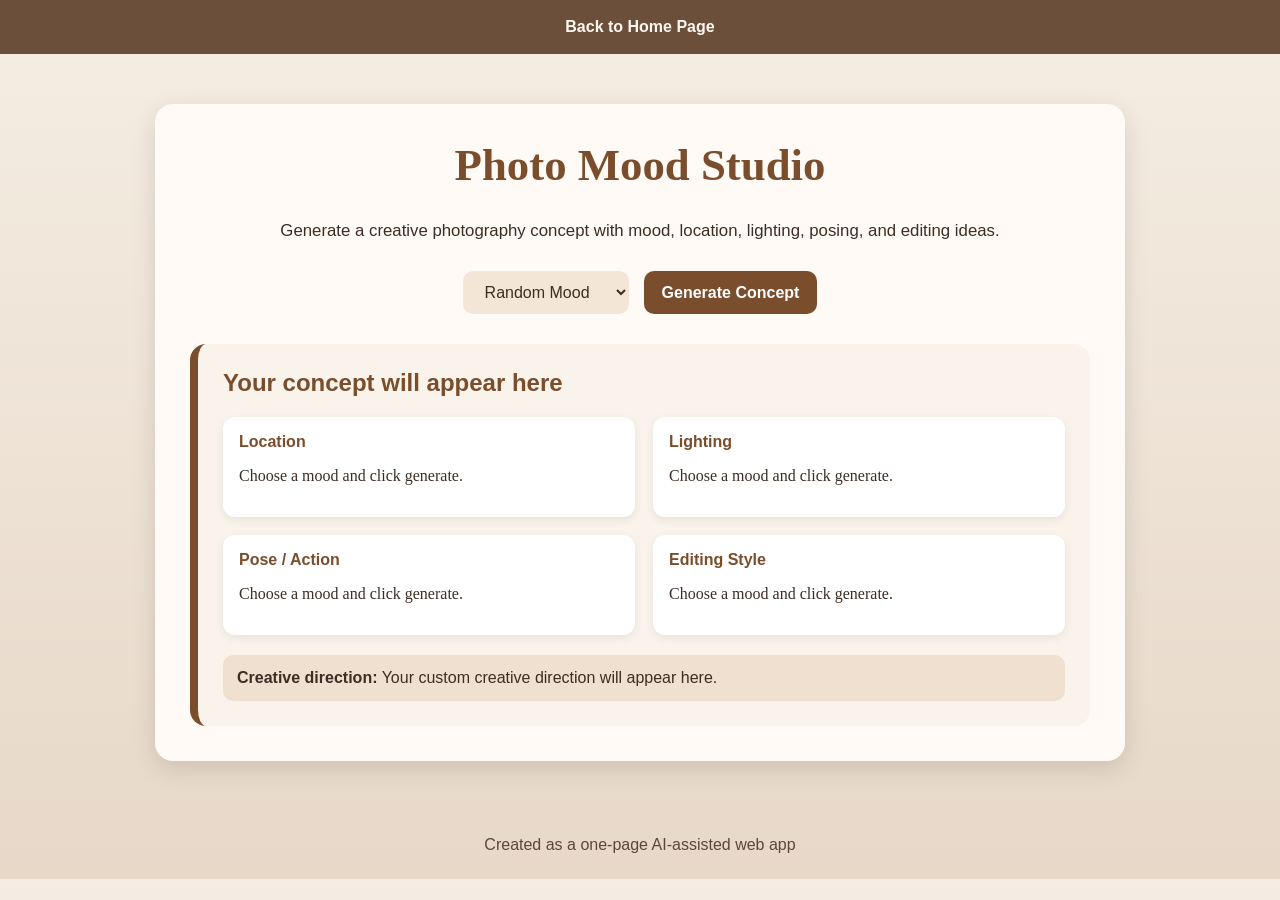
<file: app.html>
<!DOCTYPE html>
<html lang="en">
<head>
  <meta charset="UTF-8" />
  <meta name="viewport" content="width=device-width, initial-scale=1.0" />
  <title>Photo Mood Studio</title>
  <style>
    body {
      margin: 0;
      font-family: Georgia, 'Times New Roman', serif;
      background: linear-gradient(to bottom, #f5ede3, #e7d8c8);
      color: #3d2d24;
    }

    .nav {
      background-color: #6b4f3b;
      padding: 18px;
      text-align: center;
    }

    .nav a {
      color: #fff8f0;
      text-decoration: none;
      margin: 0 16px;
      font-family: Arial, Helvetica, sans-serif;
      font-weight: bold;
    }

    .nav a:hover {
      text-decoration: underline;
    }

    .container {
      max-width: 900px;
      margin: 50px auto;
      background-color: #fffaf5;
      border-radius: 18px;
      padding: 35px;
      box-shadow: 0 8px 24px rgba(0,0,0,0.12);
    }

    h1 {
      text-align: center;
      margin-top: 0;
      font-size: 2.8rem;
      color: #7a4e2d;
    }

    .subtitle {
      text-align: center;
      font-family: Arial, Helvetica, sans-serif;
      font-size: 1.05rem;
      margin-bottom: 30px;
    }

    .controls {
      display: flex;
      flex-wrap: wrap;
      gap: 15px;
      justify-content: center;
      margin-bottom: 30px;
    }

    select, button {
      padding: 12px 18px;
      border-radius: 10px;
      border: none;
      font-size: 1rem;
    }

    select {
      background-color: #f3e6d7;
      color: #3d2d24;
    }

    button {
      background-color: #7a4e2d;
      color: white;
      cursor: pointer;
      font-weight: bold;
    }

    button:hover {
      background-color: #5e3c22;
    }

    .card {
      background-color: #f9f3ec;
      border-radius: 16px;
      padding: 25px;
      margin-top: 20px;
      border-left: 8px solid #7a4e2d;
    }

    .card h2 {
      margin-top: 0;
      color: #7a4e2d;
      font-family: Arial, Helvetica, sans-serif;
    }

    .output-grid {
      display: grid;
      grid-template-columns: 1fr 1fr;
      gap: 18px;
      margin-top: 20px;
    }

    .mini-box {
      background: white;
      border-radius: 12px;
      padding: 16px;
      box-shadow: 0 3px 10px rgba(0,0,0,0.07);
    }

    .mini-box h3 {
      margin-top: 0;
      font-size: 1rem;
      color: #7a4e2d;
      font-family: Arial, Helvetica, sans-serif;
    }

    .tip {
      margin-top: 20px;
      background: #efe0cf;
      padding: 14px;
      border-radius: 10px;
      font-family: Arial, Helvetica, sans-serif;
    }

    .footer {
      text-align: center;
      padding: 25px;
      margin-top: 20px;
      color: #5e4638;
      font-family: Arial, Helvetica, sans-serif;
    }

    @media (max-width: 700px) {
      .output-grid {
        grid-template-columns: 1fr;
      }

      h1 {
        font-size: 2.1rem;
      }
    }
  </style>
</head>
<body>
  <div class="nav">
    <a href="index.html">Back to Home Page</a>
  </div>

  <div class="container">
    <h1>Photo Mood Studio</h1>
    <p class="subtitle">
      Generate a creative photography concept with mood, location, lighting, posing, and editing ideas.
    </p>

    <div class="controls">
      <select id="moodSelect">
        <option value="random">Random Mood</option>
        <option value="warm">Warm & Cozy</option>
        <option value="dreamy">Dreamy & Soft</option>
        <option value="bold">Bold & Editorial</option>
        <option value="romantic">Romantic</option>
        <option value="nostalgic">Nostalgic</option>
      </select>

      <button onclick="generateConcept()">Generate Concept</button>
    </div>

    <div class="card">
      <h2 id="conceptTitle">Your concept will appear here</h2>

      <div class="output-grid">
        <div class="mini-box">
          <h3>Location</h3>
          <p id="locationText">Choose a mood and click generate.</p>
        </div>

        <div class="mini-box">
          <h3>Lighting</h3>
          <p id="lightingText">Choose a mood and click generate.</p>
        </div>

        <div class="mini-box">
          <h3>Pose / Action</h3>
          <p id="poseText">Choose a mood and click generate.</p>
        </div>

        <div class="mini-box">
          <h3>Editing Style</h3>
          <p id="editingText">Choose a mood and click generate.</p>
        </div>
      </div>

      <div class="tip">
        <strong>Creative direction:</strong>
        <span id="directionText">Your custom creative direction will appear here.</span>
      </div>
    </div>
  </div>

  <div class="footer">
    Created as a one-page AI-assisted web app
  </div>

  <script>
    const data = {
      warm: {
        titles: [
          "Golden Hour Story Session",
          "Cozy Sunset Portrait Set",
          "Soft Warm Lifestyle Shoot"
        ],
        locations: [
          "a field with tall grass at sunset",
          "a quiet neighborhood street in evening light",
          "a neutral-toned room near a large window"
        ],
        lighting: [
          "golden hour backlighting",
          "soft window light with warm shadows",
          "late afternoon sun with natural glow"
        ],
        poses: [
          "looking away and laughing naturally",
          "walking slowly while holding a jacket or bouquet",
          "sitting casually and adjusting hair"
        ],
        editing: [
          "warm highlights, creamy skin tones, soft contrast",
          "slightly faded tones with a golden tint",
          "rich warmth with natural skin and subtle grain"
        ],
        directions: [
          "Focus on emotion and connection. Let the subject move naturally and avoid stiff posing.",
          "Keep the photos relaxed and natural with lots of candid movement.",
          "Use warmth and storytelling to make the session feel personal and timeless."
        ]
      },

      dreamy: {
        titles: [
          "Dreamy Light Portrait Session",
          "Soft Film-Inspired Shoot",
          "Whimsical Pastel Portrait Concept"
        ],
        locations: [
          "an open field with soft sky tones",
          "a white bedroom with sheer curtains",
          "a flower-filled garden or quiet path"
        ],
        lighting: [
          "bright overcast light",
          "diffused window light",
          "soft morning light with low contrast"
        ],
        poses: [
          "gentle movement while looking down",
          "holding flowers close to the face",
          "slow turns and soft expressions"
        ],
        editing: [
          "light exposure, pastel colors, soft whites",
          "film-inspired tones with lifted blacks",
          "muted colors and airy highlights"
        ],
        directions: [
          "Keep everything soft, delicate, and emotional.",
          "Use gentle movement and subtle expressions for a light, feminine feel.",
          "Aim for an airy editorial look with quiet emotion."
        ]
      },

      bold: {
        titles: [
          "Editorial Street Portrait",
          "High-Impact Fashion Concept",
          "Bold Contrast City Shoot"
        ],
        locations: [
          "a downtown wall with strong texture",
          "a parking garage with clean lines",
          "an urban sidewalk with dramatic shadows"
        ],
        lighting: [
          "direct sunlight for strong contrast",
          "flash photography with crisp shadows",
          "late daylight with dramatic angles"
        ],
        poses: [
          "strong eye contact with confident posture",
          "walking directly toward the camera",
          "sharp profile pose with structured body angles"
        ],
        editing: [
          "high contrast with deep shadows",
          "clean skin tones and sharp detail",
          "editorial color grading with dramatic blacks"
        ],
        directions: [
          "Make the subject feel powerful and fashion-forward.",
          "Use structure, confidence, and stronger composition lines.",
          "Treat the images more like a magazine spread than a casual portrait session."
        ]
      },

      romantic: {
        titles: [
          "Romantic Portrait Session",
          "Elegant Love Story Shoot",
          "Soft and Feminine Photo Concept"
        ],
        locations: [
          "a garden path with greenery",
          "a neutral indoor space with soft textures",
          "a field at sunset with flowing fabric"
        ],
        lighting: [
          "soft golden hour light",
          "diffused light with gentle highlights",
          "window light with subtle shadow"
        ],
        poses: [
          "holding flowers and looking softly past the camera",
          "slow movement with dress or hair",
          "gentle smile with relaxed shoulders"
        ],
        editing: [
          "soft pink-beige tones with smooth highlights",
          "light warmth with romantic softness",
          "creamy neutrals and subtle glow"
        ],
        directions: [
          "Lean into softness, elegance, and graceful posing.",
          "Make the mood feel tender and timeless.",
          "Focus on details like hands, fabric, and expression."
        ]
      },

      nostalgic: {
        titles: [
          "Vintage Memory Session",
          "Nostalgic Film Portrait Story",
          "Old-Soul Lifestyle Shoot"
        ],
        locations: [
          "an older home with character",
          "a quiet road at sunset",
          "a thrifted or vintage-inspired interior"
        ],
        lighting: [
          "faded golden light",
          "low-contrast natural light",
          "soft evening shadows"
        ],
        poses: [
          "looking out a window thoughtfully",
          "walking slowly with a reflective expression",
          "holding a small object like a book or camera"
        ],
        editing: [
          "film grain, muted color, warm fade",
          "slightly desaturated tones with texture",
          "soft shadows with a vintage finish"
        ],
        directions: [
          "Make it feel like a memory instead of a posed session.",
          "Use emotion, stillness, and storytelling details.",
          "Think timeless, reflective, and a little cinematic."
        ]
      }
    };

    function randomItem(arr) {
      return arr[Math.floor(Math.random() * arr.length)];
    }

    function randomMoodKey() {
      const keys = Object.keys(data);
      return keys[Math.floor(Math.random() * keys.length)];
    }

    function generateConcept() {
      let selectedMood = document.getElementById("moodSelect").value;

      if (selectedMood === "random") {
        selectedMood = randomMoodKey();
      }

      const moodData = data[selectedMood];

      document.getElementById("conceptTitle").textContent = randomItem(moodData.titles);
      document.getElementById("locationText").textContent = randomItem(moodData.locations);
      document.getElementById("lightingText").textContent = randomItem(moodData.lighting);
      document.getElementById("poseText").textContent = randomItem(moodData.poses);
      document.getElementById("editingText").textContent = randomItem(moodData.editing);
      document.getElementById("directionText").textContent = randomItem(moodData.directions);
    }
  </script>
</body>
</html>
</file>
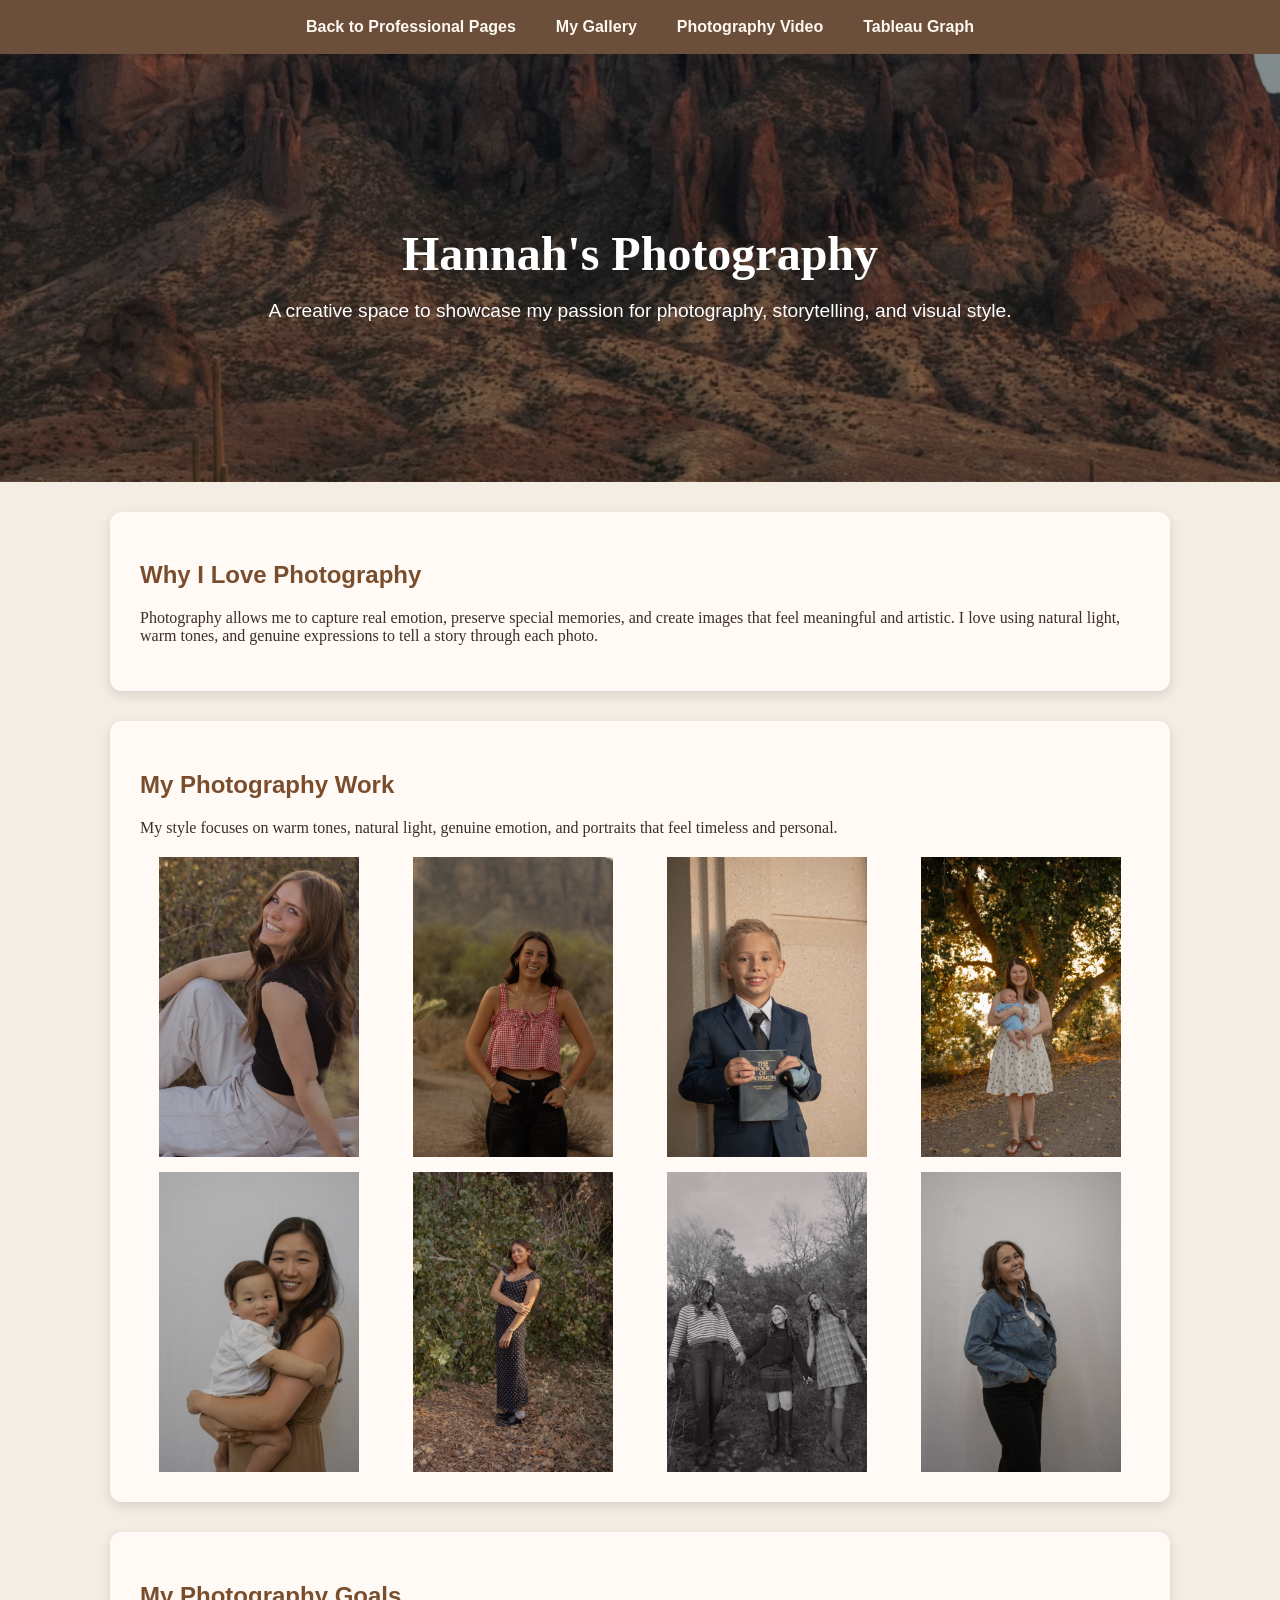
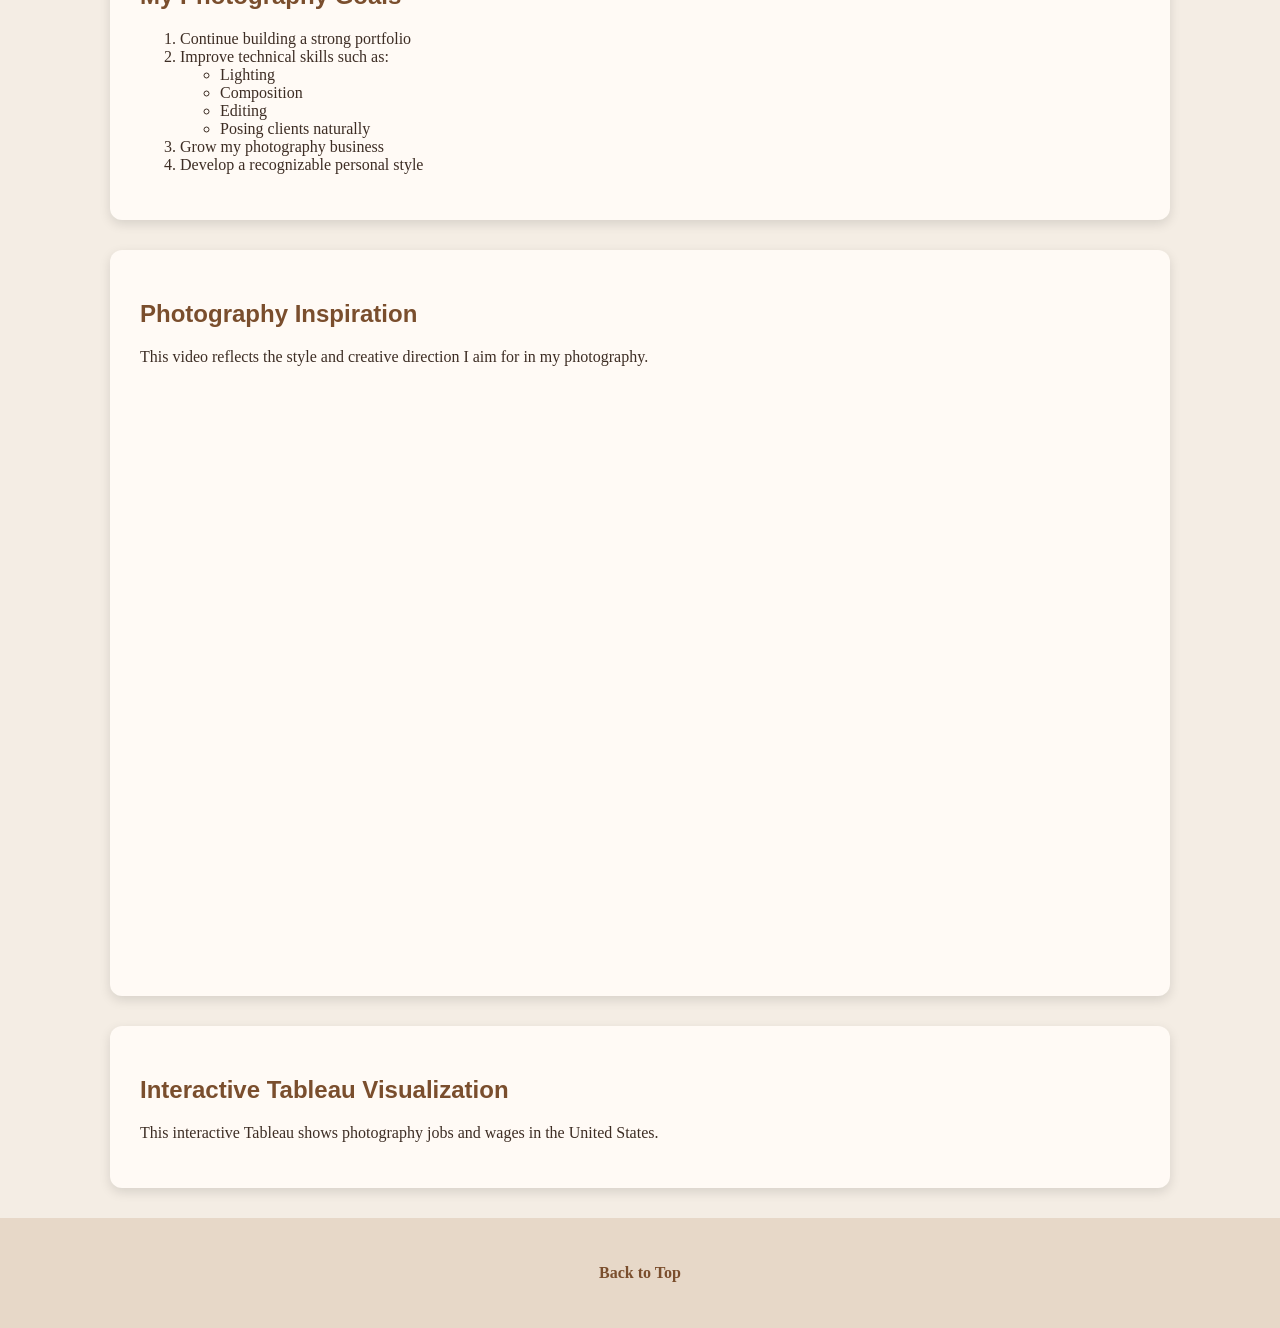
<file: photography.html>
<!DOCTYPE html>
<html lang="en">
<head>
    <meta charset="UTF-8">
    <meta name="viewport" content="width=device-width, initial-scale=1.0">
    <title>Photography</title>
    <link rel="stylesheet" href="css/mystylesphotography.css">
</head>
<body id="top">

    <div class="nav">
        <a href="index.html">Back to Professional Pages</a>
        <a href="#gallery-section">My Gallery</a>
        <a href="#video-section">Photography Video</a>
        <a href="#tableau-section">Tableau Graph</a>
    </div>

    <div class="hero">
        <h1>Hannah's Photography</h1>
        <p class="tagline">A creative space to showcase my passion for photography, storytelling, and visual style.</p>
    </div>

    <div class="content-box">
        <h2>Why I Love Photography</h2>
        <p>
            Photography allows me to capture real emotion, preserve special memories, and create images that feel meaningful and artistic.
            I love using natural light, warm tones, and genuine expressions to tell a story through each photo.
        </p>
    </div>

    <div class="content-box" id="gallery-section">
        <h2>My Photography Work</h2>
        <p class="gallery-note">
            My style focuses on warm tones, natural light, genuine emotion, and portraits that feel timeless and personal.
        </p>

   <div class="gallery">
    <img src="assets/addie.jpg" alt="Portrait of Addie">
    <img src="assets/alexa.jpg" alt="Portrait of Alexa">
    <img src="assets/braden.jpg" alt="Portrait of Braden">
    <img src="assets/hanna.jpg" alt="Portrait of Hanna">
    <img src="assets/jeiya.jpg" alt="Portrait of Jeiya">
    <img src="assets/lauren.jpg" alt="Portrait of Lauren">
    <img src="assets/olivia.jpg" alt="Portrait of Olivia">
    <img src="assets/peyton.jpg" alt="Portrait of Peyton">
</div>
    </div>

    <div class="content-box">
        <h2>My Photography Goals</h2>
        <ol>
            
            <li>Continue building a strong portfolio</li>
            <li>
                Improve technical skills such as:
                <ul>
                    <li>Lighting</li>
                    <li>Composition</li>
                    <li>Editing</li>
                    <li>Posing clients naturally</li>
                </ul>
            </li>
            <li>Grow my photography business</li>
            <li>Develop a recognizable personal style</li>
            
        </ol>
    </div>
  

    <div class="content-box" id="video-section">
        <h2>Photography Inspiration</h2>
        <p>This video reflects the style and creative direction I aim for in my photography.</p>

        <div class="video-container">
            <iframe
                src="https://www.youtube.com/embed/5I69DCxYbBg"
                title="Photography video"
                allowfullscreen>
            </iframe>
        </div>
    </div>
    

    <div class="content-box" id="tableau-section">
        <h2>Interactive Tableau Visualization</h2>
        <p>This interactive Tableau shows photography jobs and wages in the United States.</p>

        <div class='tableauPlaceholder' id='viz1776277970975' style='position: relative'>
            <noscript>
                <a href='#'>
                    <img alt='Photography jobs and wages in the U.S.' src='https://public.tableau.com/static/images/DK/DKRYTFDG5/1_rss.png' style='border: none' />
                </a>
            </noscript>
            <object class='tableauViz' style='display:none;'>
                <param name='host_url' value='https%3A%2F%2Fpublic.tableau.com%2F' />
                <param name='embed_code_version' value='3' />
                <param name='path' value='shared/DKRYTFDG5' />
                <param name='toolbar' value='yes' />
                <param name='static_image' value='https://public.tableau.com/static/images/DK/DKRYTFDG5/1.png' />
                <param name='animate_transition' value='yes' />
                <param name='display_static_image' value='yes' />
                <param name='display_spinner' value='yes' />
                <param name='display_overlay' value='yes' />
                <param name='display_count' value='yes' />
                <param name='language' value='en-US' />
            </object>
        </div>
    </div>

    <script type='text/javascript'>
        var divElement = document.getElementById('viz1776277970975');
        var vizElement = divElement.getElementsByTagName('object')[0];
        vizElement.style.minWidth = '300px';
        vizElement.style.maxWidth = '768px';
        vizElement.style.width = '100%';
        vizElement.style.height = '795px';
        var scriptElement = document.createElement('script');
        scriptElement.src = 'https://public.tableau.com/javascripts/api/viz_v1.js';
        vizElement.parentNode.insertBefore(scriptElement, vizElement);
    </script>

    <div class="footer">
        <p><a href="#top">Back to Top</a></p>
    </div>

</body>
</html>
</file>
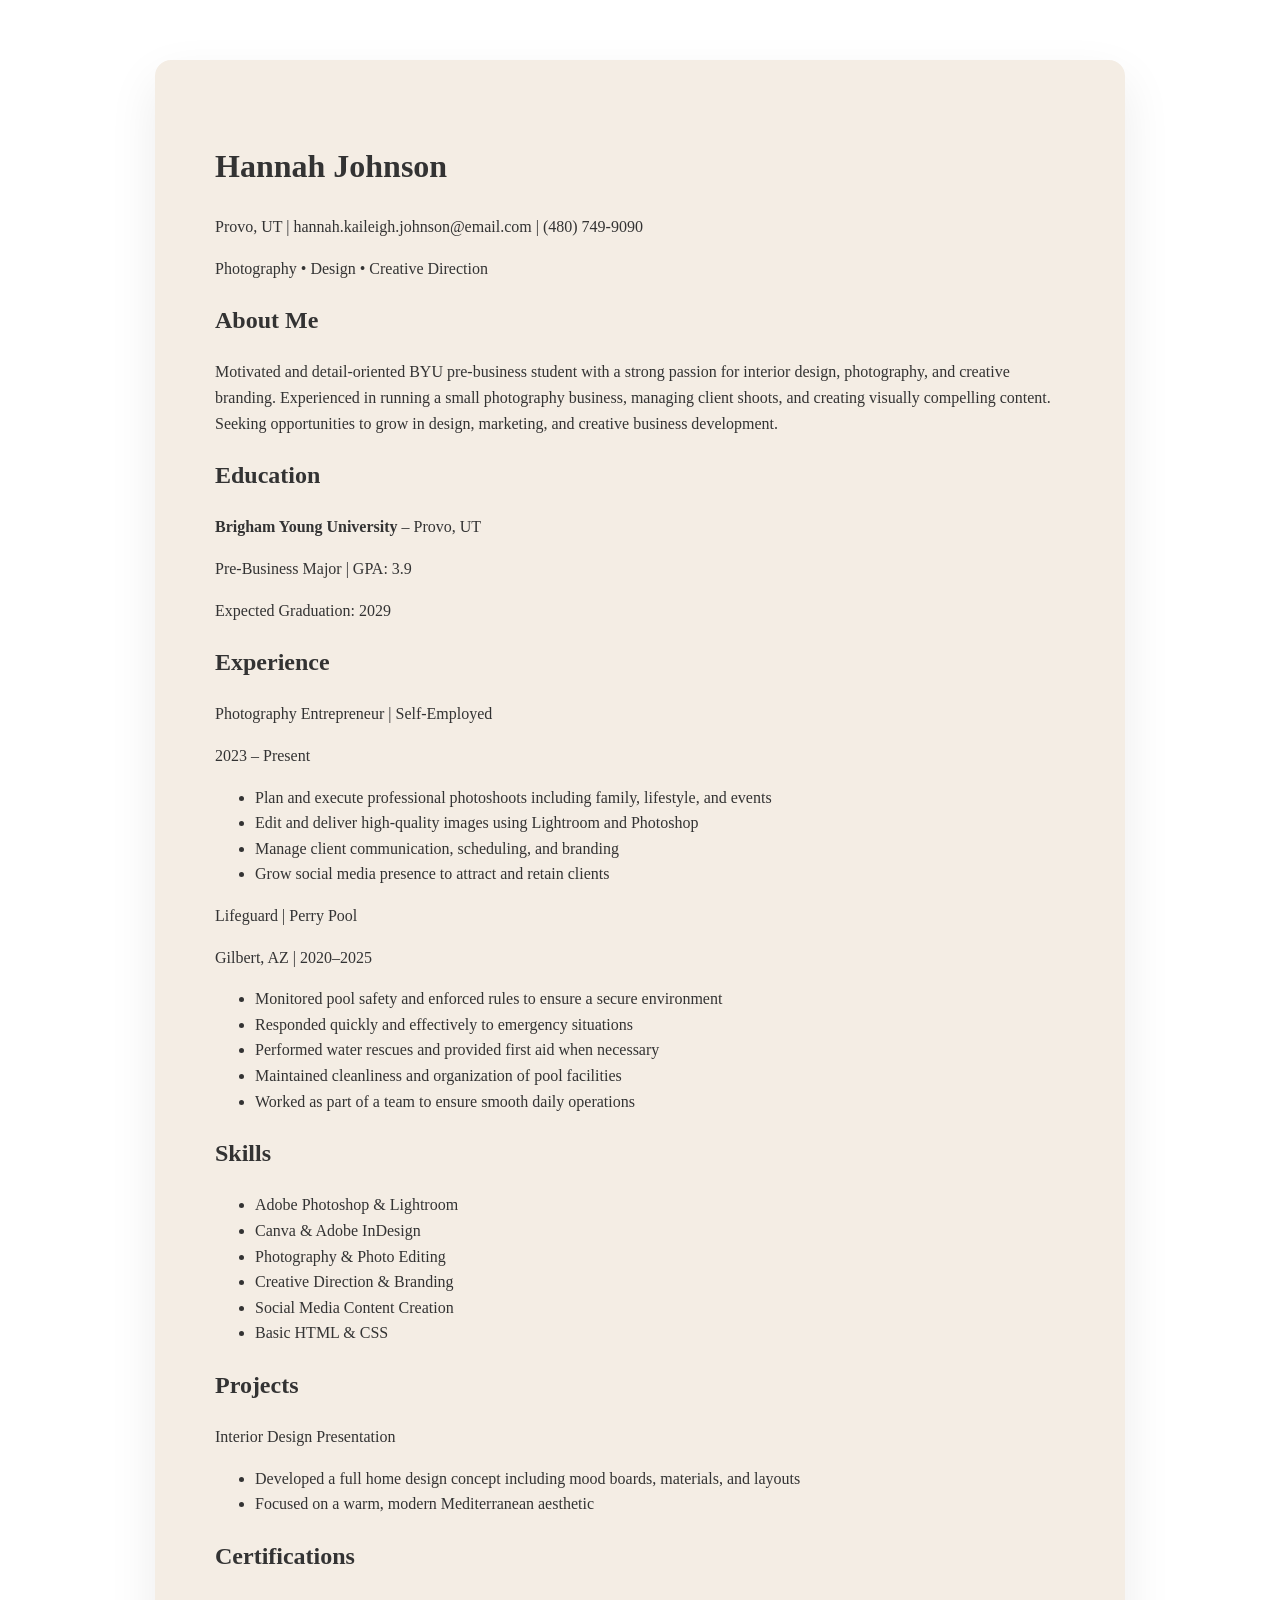
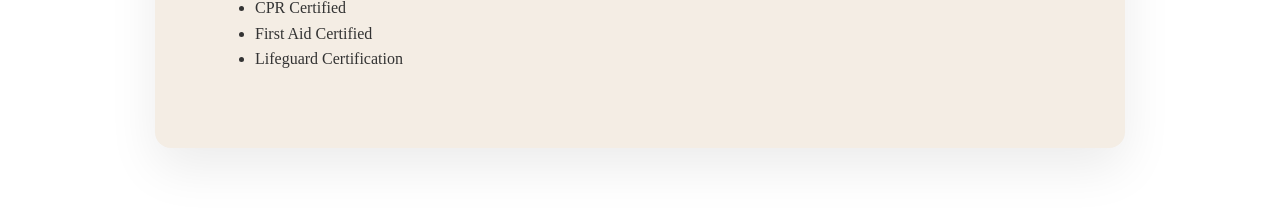
<file: resume.html>
<!DOCTYPE html>
<html lang="en">
<head>
    <meta charset="UTF-8">
    <meta name="viewport" content="width=device-width, initial-scale=1.0">
    <title>Resume - Hannah Johnson</title>
    <link rel="stylesheet" href="css/mystyles.css">
</head>
<body>

    <div class="resume-container">
        <h1>Hannah Johnson</h1>
        <div class="contact-info">
            Provo, UT | hannah.kaileigh.johnson@email.com | (480) 749-9090
        </div>
        <p class="tagline">Photography • Design • Creative Direction</p>

        <h2>About Me</h2>
        <p>
            Motivated and detail-oriented BYU pre-business student with a strong passion for interior design, photography, and creative branding. Experienced in running a small photography business, managing client shoots, and creating visually compelling content. Seeking opportunities to grow in design, marketing, and creative business development.
        </p>

        <h2>Education</h2>
        <p><strong>Brigham Young University</strong> – Provo, UT</p>
        <p>Pre-Business Major | GPA: 3.9</p>
        <p>Expected Graduation: 2029</p>

        <h2>Experience</h2>

        <p class="job-title">Photography Entrepreneur | Self-Employed</p>
        <p class="job-details">2023 – Present</p>
        <ul>
            <li>Plan and execute professional photoshoots including family, lifestyle, and events</li>
            <li>Edit and deliver high-quality images using Lightroom and Photoshop</li>
            <li>Manage client communication, scheduling, and branding</li>
            <li>Grow social media presence to attract and retain clients</li>
        </ul>

        <p class="job-title">Lifeguard | Perry Pool</p>
        <p class="job-details">Gilbert, AZ | 2020–2025</p>
        <ul>
            <li>Monitored pool safety and enforced rules to ensure a secure environment</li>
            <li>Responded quickly and effectively to emergency situations</li>
            <li>Performed water rescues and provided first aid when necessary</li>
            <li>Maintained cleanliness and organization of pool facilities</li>
            <li>Worked as part of a team to ensure smooth daily operations</li>
        </ul>

        <h2>Skills</h2>
        <ul>
            <li>Adobe Photoshop &amp; Lightroom</li>
            <li>Canva &amp; Adobe InDesign</li>
            <li>Photography &amp; Photo Editing</li>
            <li>Creative Direction &amp; Branding</li>
            <li>Social Media Content Creation</li>
            <li>Basic HTML &amp; CSS</li>
        </ul>

        <h2>Projects</h2>

        <p class="job-title">Interior Design Presentation</p>
        <ul>
            <li>Developed a full home design concept including mood boards, materials, and layouts</li>
            <li>Focused on a warm, modern Mediterranean aesthetic</li>
        </ul>

     

        <h2>Certifications</h2>
        <ul>
            <li>CPR Certified</li>
            <li>First Aid Certified</li>
            <li>Lifeguard Certification</li>
        </ul>
    </div>

</body>
</html>
</file>
<file: css/mystylesphotography.css>
body {
    background-color: #f4ede4;
    font-family: Georgia, 'Times New Roman', serif;
    color: #3d2d24;
    margin: 0;
    padding: 0;
}

.nav {
    background-color: #6b4f3b;
    padding: 18px;
    text-align: center;
}

.nav a {
    color: #fff8f0;
    text-decoration: none;
    margin: 0 18px;
    font-family: Arial, Helvetica, sans-serif;
    font-weight: bold;
}

.nav a:hover {
    text-decoration: underline;
}

.hero {
    background-image: linear-gradient(
        rgba(0,0,0,0.35), 
        rgba(0,0,0,0.35)
    ), 
    url("../assets/IMG_5350.jpg");

    background-size: cover;        /* = object-fit: cover */
    background-position: center;   /* controls cropping */
    background-repeat: no-repeat;

    color: white;
    text-align: center;
    padding: 140px 20px;
}
.hero h1 {
    font-size: 3rem;
    margin-bottom: 10px;
}

.tagline {
    font-size: 1.2rem;
    font-family: Arial, Helvetica, sans-serif;
}

.content-box {
    width: 80%;
    max-width: 1000px;
    margin: 30px auto;
    background-color: #fffaf5;
    padding: 30px;
    border-radius: 12px;
    box-shadow: 0 4px 12px rgba(0, 0, 0, 0.12);
}

.content-box h2 {
    color: #7a4e2d;
    font-family: Arial, Helvetica, sans-serif;
}

.main-image {
    width: 100%;
    max-width: 700px;
    display: block;
    margin: 20px auto 0 auto;
    border-radius: 10px;
}

.gallery {
    display: grid;
    grid-template-columns: repeat(auto-fit, minmax(220px, 1fr));
    gap: 15px;
    margin-top: 20px;
}

.gallery img {
    width: 100%;
    height: 260px;
    object-fit: cover;
    border-radius: 10px;
    display: block;
}

.gallery-note {
    margin-bottom: 20px;
}

.video-wrapper {
    text-align: center;
    margin-top: 20px;
}

.button-link {
    display: inline-block;
    background-color: #7a4e2d;
    color: white;
    text-decoration: none;
    padding: 12px 24px;
    border-radius: 8px;
    font-family: Arial, Helvetica, sans-serif;
    font-weight: bold;
}

.button-link:hover {
    background-color: #5e3c22;
}

.footer {
    text-align: center;
    padding: 30px;
    background-color: #e7d8c8;
    margin-top: 30px;
}

.footer a {
    color: #7a4e2d;
    text-decoration: none;
    font-weight: bold;
}

.video-container {
    width: 80%;
    max-width: 900px;
    margin: 50px auto;
}

.video-container iframe {
    width: 100%;
    height: 500px;
    border: none;
    border-radius: 12px;
    display: block;
}
.gallery img {
    width: 100%;
    height: 300px;
    object-fit: contain;
    object-position: center 25%;
    border-radius: 10px;
}
</file>
<file: css/mystyles.css>
body {
    font-family:'Franklin Gothic Medium', 'Arial Narrow', Arial, sans-serif
    background: linear-gradient(135deg, #f7f4ef, #efe7dc);
    margin: 0;



    
    padding: 60px 20px;
    line-height: 1.6;
}

.resume-container {
    max-width: 850px;
    background-color: #f4ede4;
    margin: 0 auto;
    padding: 60px;
    border-radius: 16px;
    box-shadow: 0 20px 50px rgba(0, 0, 0, 0.08);
}



.video-container {
    width: 80%;
    max-width: 900px;
    margin: 50px auto;
}

.video-container iframe {
    width: 100%;
    height: 500px;
    border-radius: 12px;
}
body {
    color: #333;
}

.resume-container
</file>
